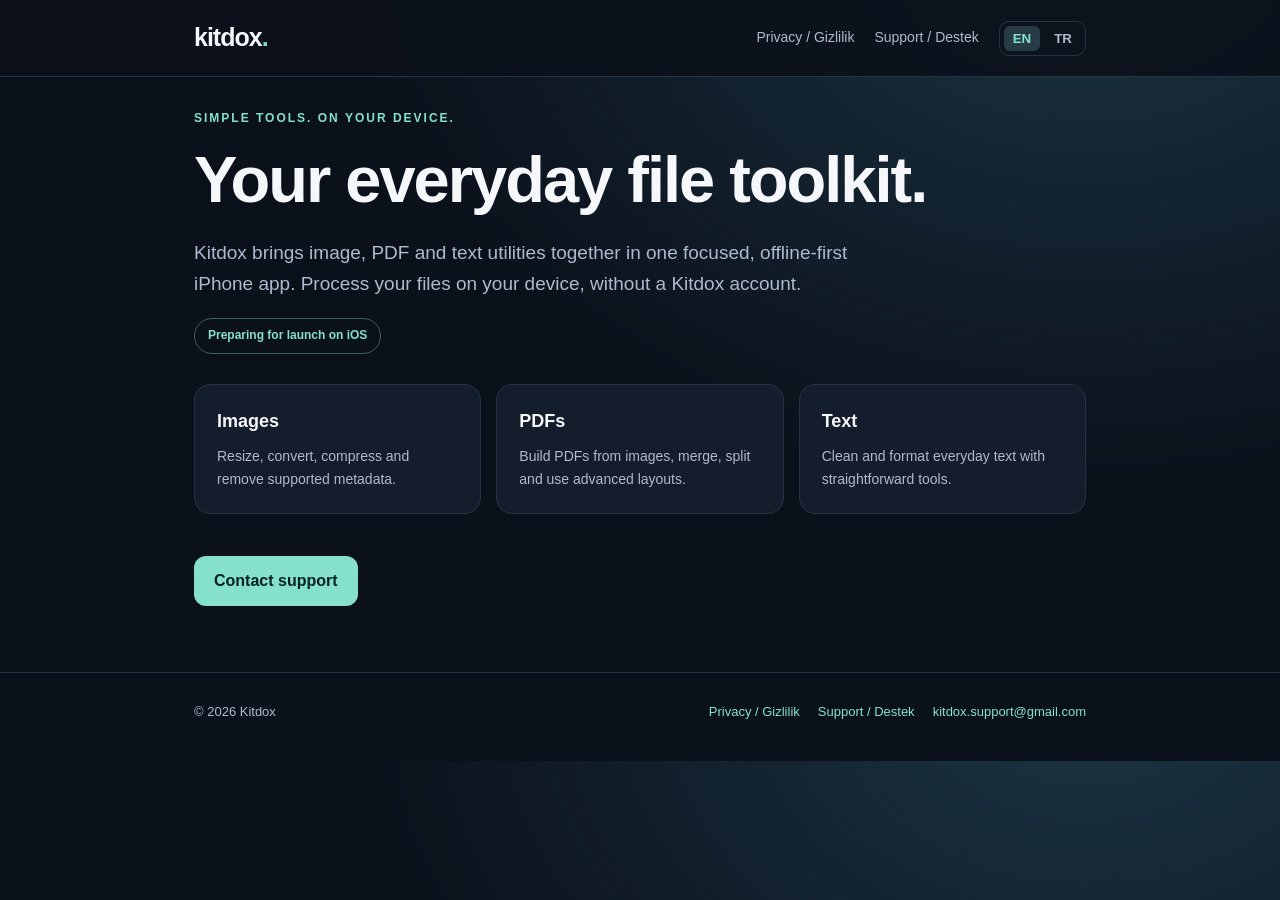
<file: index.html>
<!doctype html><html lang="en"><head><meta charset="utf-8"><meta name="viewport" content="width=device-width,initial-scale=1"><meta name="description" content="Kitdox — practical offline-first tools for images, documents and text."><title>Kitdox — Your everyday file toolkit</title><link rel="stylesheet" href="styles.css"><script defer src="site.js"></script></head><body><header class="nav"><div class="wrap nav-inner"><a class="brand" href="./">kitdox<span>.</span></a><nav class="links" aria-label="Main navigation"><a href="privacy.html">Privacy / Gizlilik</a><a href="support.html">Support / Destek</a><div class="langs" aria-label="Language"><button type="button" data-switch="en">EN</button><button type="button" data-switch="tr">TR</button></div></nav></div></header><main class="wrap"><section data-lang="en" class="hero"><div class="eyebrow">Simple tools. On your device.</div><h1>Your everyday file toolkit.</h1><p class="lead">Kitdox brings image, PDF and text utilities together in one focused, offline-first iPhone app. Process your files on your device, without a Kitdox account.</p><span class="pill">Preparing for launch on iOS</span><div class="cards"><div class="card"><h3>Images</h3><p>Resize, convert, compress and remove supported metadata.</p></div><div class="card"><h3>PDFs</h3><p>Build PDFs from images, merge, split and use advanced layouts.</p></div><div class="card"><h3>Text</h3><p>Clean and format everyday text with straightforward tools.</p></div></div><p><a class="cta" href="support.html">Contact support</a></p></section><section data-lang="tr" class="hero"><div class="eyebrow">Basit araçlar. Kendi cihazında.</div><h1>Günlük dosya araçların, tek yerde.</h1><p class="lead">Kitdox; görsel, PDF ve metin araçlarını çevrimdışı çalışmayı temel alan sade bir iPhone uygulamasında birleştirir. Dosyalarını kendi cihazında, Kitdox hesabı açmadan işlersin.</p><span class="pill">iOS yayınına hazırlanıyor</span><div class="cards"><div class="card"><h3>Görseller</h3><p>Boyutlandır, dönüştür, sıkıştır ve desteklenen metadata bilgilerini temizle.</p></div><div class="card"><h3>PDF'ler</h3><p>Görsellerden PDF oluştur, birleştir, böl ve gelişmiş düzenleri kullan.</p></div><div class="card"><h3>Metin</h3><p>Günlük metinleri basit araçlarla temizle ve düzenle.</p></div></div><p><a class="cta" href="support.html">Destekle iletişime geç</a></p></section></main><footer class="footer"><div class="wrap"><span>© 2026 Kitdox</span><div class="footer-links"><a href="privacy.html">Privacy / Gizlilik</a><a href="support.html">Support / Destek</a><a href="mailto:kitdox.support@gmail.com">kitdox.support@gmail.com</a></div></div></footer></body></html>
</file>
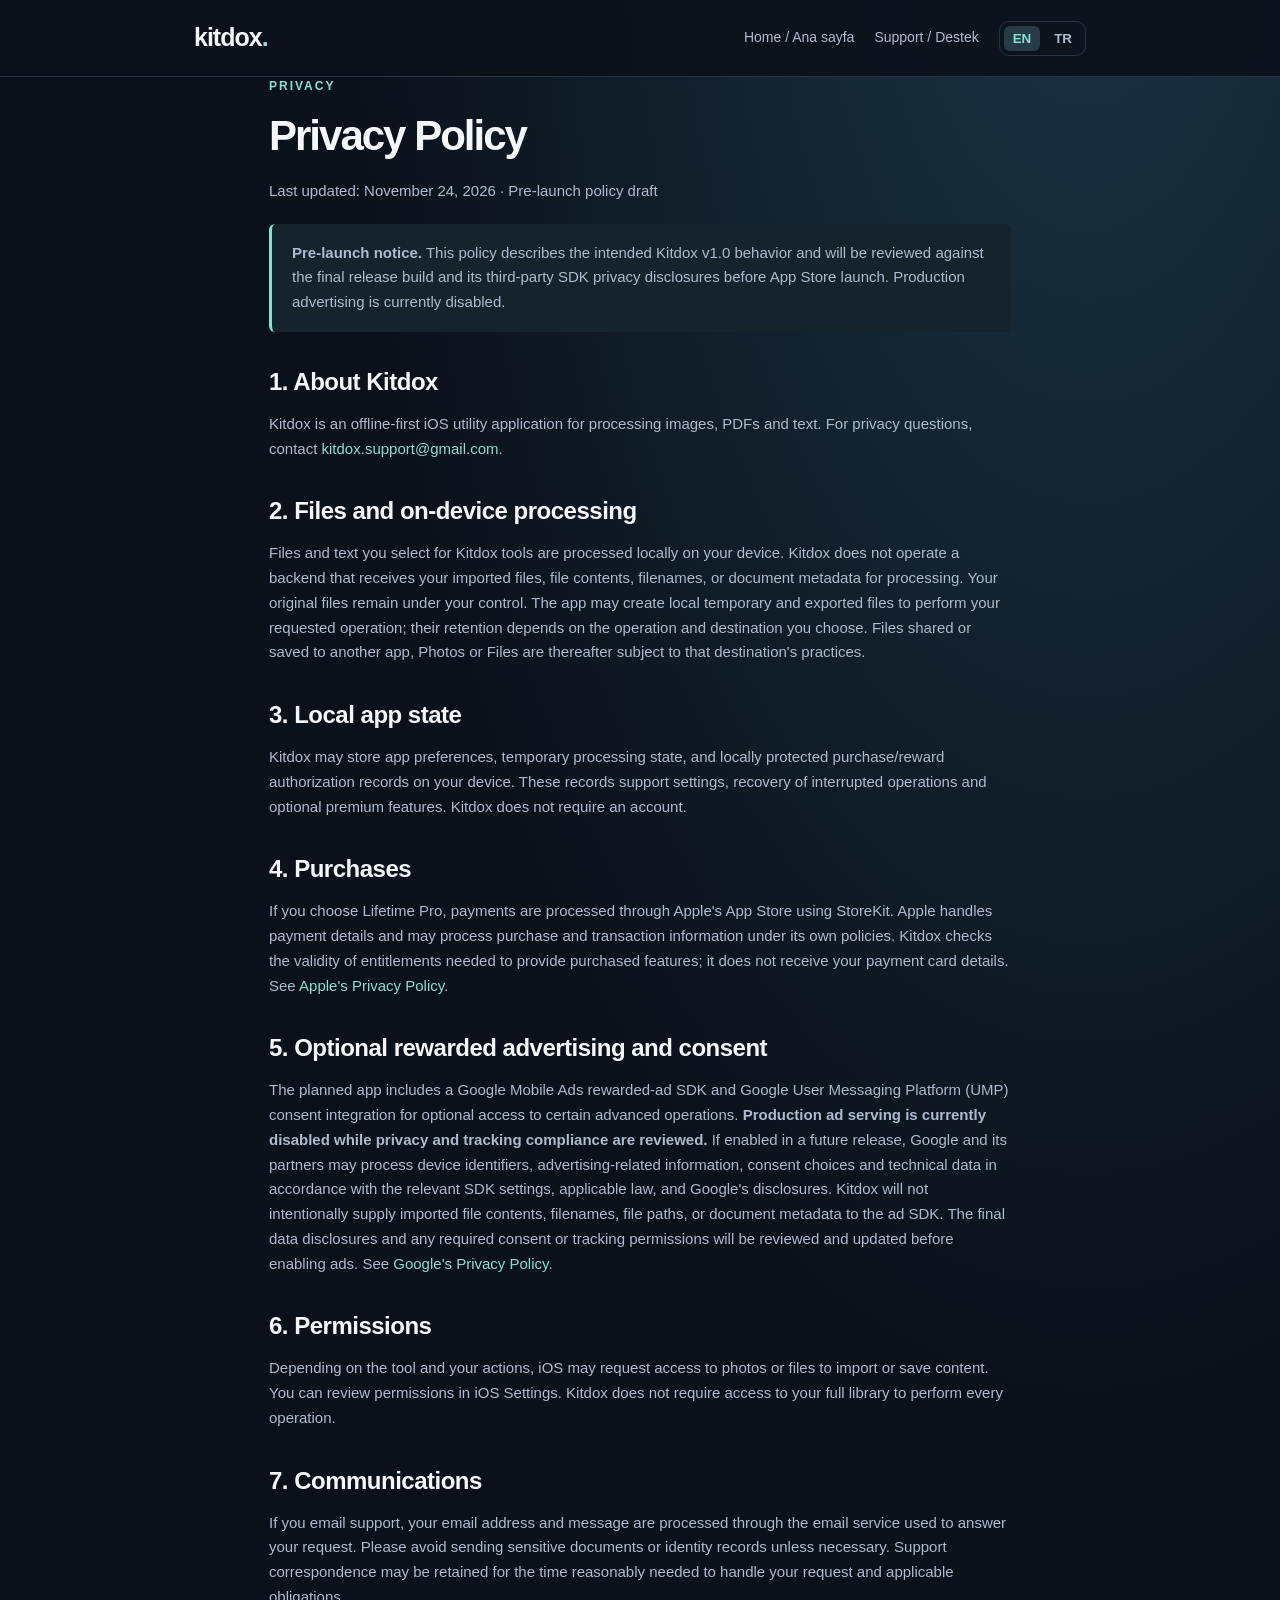
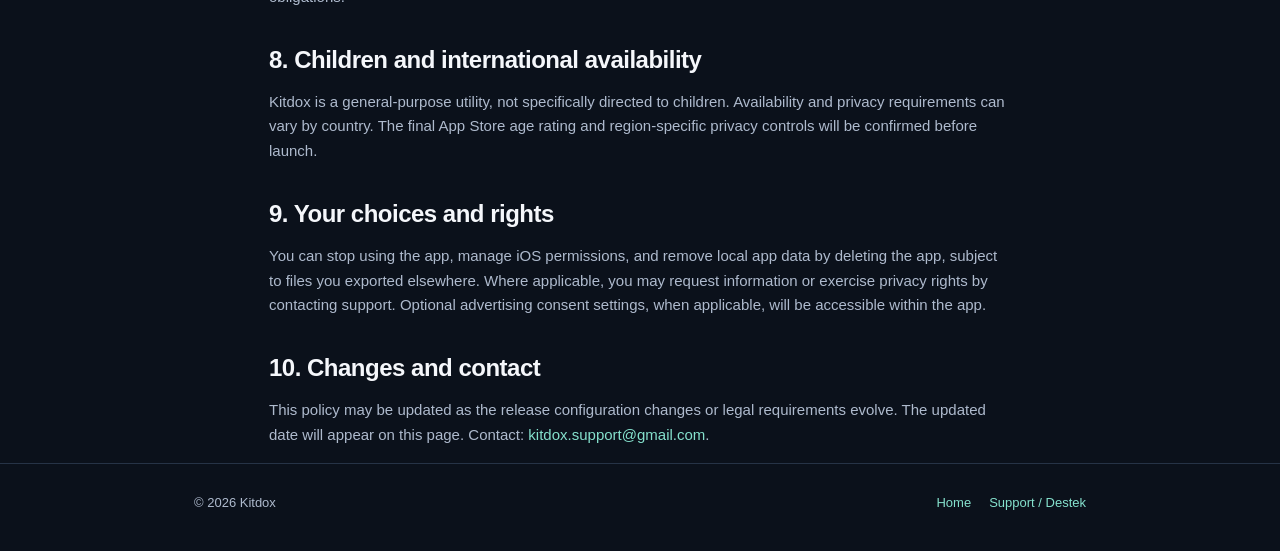
<file: privacy.html>
<!doctype html><html lang="en"><head><meta charset="utf-8"><meta name="viewport" content="width=device-width,initial-scale=1"><meta name="description" content="Kitdox privacy policy in English and Turkish."><title>Privacy Policy | Kitdox</title><link rel="stylesheet" href="styles.css"><script defer src="site.js"></script></head><body><header class="nav"><div class="wrap nav-inner"><a class="brand" href="./">kitdox<span>.</span></a><nav class="links" aria-label="Main navigation"><a href="./">Home / Ana sayfa</a><a href="support.html">Support / Destek</a><div class="langs"><button type="button" data-switch="en">EN</button><button type="button" data-switch="tr">TR</button></div></nav></div></header><main class="wrap doc"><article data-lang="en"><div class="eyebrow">Privacy</div><h1>Privacy Policy</h1><p class="small">Last updated: November 24, 2026 · Pre-launch policy draft</p><div class="notice"><p><strong>Pre-launch notice.</strong> This policy describes the intended Kitdox v1.0 behavior and will be reviewed against the final release build and its third-party SDK privacy disclosures before App Store launch. Production advertising is currently disabled.</p></div><h2>1. About Kitdox</h2><p>Kitdox is an offline-first iOS utility application for processing images, PDFs and text. For privacy questions, contact <a href="mailto:kitdox.support@gmail.com">kitdox.support@gmail.com</a>.</p><h2>2. Files and on-device processing</h2><p>Files and text you select for Kitdox tools are processed locally on your device. Kitdox does not operate a backend that receives your imported files, file contents, filenames, or document metadata for processing. Your original files remain under your control. The app may create local temporary and exported files to perform your requested operation; their retention depends on the operation and destination you choose. Files shared or saved to another app, Photos or Files are thereafter subject to that destination's practices.</p><h2>3. Local app state</h2><p>Kitdox may store app preferences, temporary processing state, and locally protected purchase/reward authorization records on your device. These records support settings, recovery of interrupted operations and optional premium features. Kitdox does not require an account.</p><h2>4. Purchases</h2><p>If you choose Lifetime Pro, payments are processed through Apple's App Store using StoreKit. Apple handles payment details and may process purchase and transaction information under its own policies. Kitdox checks the validity of entitlements needed to provide purchased features; it does not receive your payment card details. See <a href="https://www.apple.com/legal/privacy/">Apple's Privacy Policy</a>.</p><h2>5. Optional rewarded advertising and consent</h2><p>The planned app includes a Google Mobile Ads rewarded-ad SDK and Google User Messaging Platform (UMP) consent integration for optional access to certain advanced operations. <strong>Production ad serving is currently disabled while privacy and tracking compliance are reviewed.</strong> If enabled in a future release, Google and its partners may process device identifiers, advertising-related information, consent choices and technical data in accordance with the relevant SDK settings, applicable law, and Google's disclosures. Kitdox will not intentionally supply imported file contents, filenames, file paths, or document metadata to the ad SDK. The final data disclosures and any required consent or tracking permissions will be reviewed and updated before enabling ads. See <a href="https://policies.google.com/privacy">Google's Privacy Policy</a>.</p><h2>6. Permissions</h2><p>Depending on the tool and your actions, iOS may request access to photos or files to import or save content. You can review permissions in iOS Settings. Kitdox does not require access to your full library to perform every operation.</p><h2>7. Communications</h2><p>If you email support, your email address and message are processed through the email service used to answer your request. Please avoid sending sensitive documents or identity records unless necessary. Support correspondence may be retained for the time reasonably needed to handle your request and applicable obligations.</p><h2>8. Children and international availability</h2><p>Kitdox is a general-purpose utility, not specifically directed to children. Availability and privacy requirements can vary by country. The final App Store age rating and region-specific privacy controls will be confirmed before launch.</p><h2>9. Your choices and rights</h2><p>You can stop using the app, manage iOS permissions, and remove local app data by deleting the app, subject to files you exported elsewhere. Where applicable, you may request information or exercise privacy rights by contacting support. Optional advertising consent settings, when applicable, will be accessible within the app.</p><h2>10. Changes and contact</h2><p>This policy may be updated as the release configuration changes or legal requirements evolve. The updated date will appear on this page. Contact: <a href="mailto:kitdox.support@gmail.com">kitdox.support@gmail.com</a>.</p></article><article data-lang="tr"><div class="eyebrow">Gizlilik</div><h1>Gizlilik Politikası</h1><p class="small">Son güncelleme: 24 Kasım 2026 · Yayın öncesi taslak</p><div class="notice"><p><strong>Yayın öncesi bilgilendirme.</strong> Bu politika Kitdox v1.0 için planlanan çalışma biçimini açıklar. App Store yayınından önce son sürüm ve üçüncü taraf SDK gizlilik bildirimleriyle yeniden karşılaştırılacaktır. Üretim ortamında reklam gösterimi şu anda kapalıdır.</p></div><h2>1. Kitdox hakkında</h2><p>Kitdox; görselleri, PDF dosyalarını ve metinleri işlemek için hazırlanmış, çevrimdışı çalışmayı temel alan bir iOS uygulamasıdır. Gizlilik soruları için <a href="mailto:kitdox.support@gmail.com">kitdox.support@gmail.com</a> adresinden iletişime geçebilirsiniz.</p><h2>2. Dosyalar ve cihaz üzerinde işleme</h2><p>Kitdox araçlarına seçtiğiniz dosya ve metinler cihazınızda yerel olarak işlenir. Kitdox, işleme amacıyla içe aktardığınız dosyaları, içeriklerini, dosya adlarını veya belge üstverilerini alan bir sunucu altyapısı işletmez. Orijinal dosyalarınız sizin kontrolünüzde kalır. İstenen işlemin yürütülmesi için cihazda geçici ve dışa aktarılmış dosyalar oluşturulabilir; bunların saklanması işleminize ve seçtiğiniz hedefe bağlıdır. Başka uygulamalara, Fotoğraflar'a veya Dosyalar'a aktarılan içerikler ilgili hedefin uygulamalarına tabidir.</p><h2>3. Yerel uygulama verileri</h2><p>Kitdox tercihleri, geçici işlem durumlarını ve satın alma/ödül yetkilendirmesi için yerel korumalı kayıtları cihazınızda saklayabilir. Bu kayıtlar ayarlar, yarım kalan işlemlerin kurtarılması ve isteğe bağlı premium özellikler için kullanılır. Hesap açılması gerekmez.</p><h2>4. Satın almalar</h2><p>Lifetime Pro satın almayı seçerseniz ödeme Apple App Store ve StoreKit üzerinden gerçekleştirilir. Apple ödeme bilgilerini ve işlem verilerini kendi politikalarına göre işleyebilir. Kitdox satın alınan özelliklere erişimi doğrular; ödeme kartı bilgilerinizi almaz. Bkz. <a href="https://www.apple.com/legal/privacy/">Apple Gizlilik Politikası</a>.</p><h2>5. İsteğe bağlı ödüllü reklamlar ve rıza</h2><p>Planlanan uygulamada, belirli gelişmiş işlemlere isteğe bağlı erişim için Google Mobile Ads ödüllü reklam SDK'sı ve Google User Messaging Platform (UMP) rıza entegrasyonu bulunur. <strong>Takip ve gizlilik uyumluluğu incelenirken üretim ortamında reklam gösterimi kapalıdır.</strong> Gelecekte reklamlar etkinleştirilirse Google ve iş ortakları cihaz tanımlayıcıları, reklamlarla ilişkili bilgiler, rıza tercihleri ve teknik verileri ilgili SDK ayarlarına, geçerli hukuka ve Google açıklamalarına göre işleyebilir. Kitdox, içe aktarılan dosyaların içeriğini, adlarını, yollarını veya belge üstverilerini reklam SDK'sına bilerek iletmez. Reklamlar açılmadan önce nihai veri bildirimleri ve gerekli izinler gözden geçirilerek güncellenecektir. Bkz. <a href="https://policies.google.com/privacy">Google Gizlilik Politikası</a>.</p><h2>6. İzinler</h2><p>Kullandığınız araca ve yaptığınız işleme göre iOS fotoğraf veya dosya içe aktarmak/kaydetmek için izin isteyebilir. İzinleri iOS Ayarlar üzerinden yönetebilirsiniz. Her işlem için tüm fotoğraf arşivinize erişim gerekmez.</p><h2>7. İletişim</h2><p>Destek için e-posta gönderirseniz e-posta adresiniz ve mesajınız yanıt vermek amacıyla kullanılan e-posta hizmeti üzerinden işlenir. Gerekli olmadıkça hassas belge veya kimlik kaydı göndermeyin. Destek yazışmaları talebinizin karşılanması ve geçerli yükümlülükler için makul süre boyunca tutulabilir.</p><h2>8. Çocuklar ve ülkeler</h2><p>Kitdox genel amaçlı bir araç uygulamasıdır ve özellikle çocuklara yönelik değildir. Ülkelere göre gizlilik yükümlülükleri değişebilir. Nihai App Store yaş derecelendirmesi ve bölgesel gizlilik kontrolleri yayından önce doğrulanacaktır.</p><h2>9. Seçimleriniz ve haklarınız</h2><p>Uygulamayı kullanmayı bırakabilir, iOS izinlerini yönetebilir ve başka yere aktardığınız dosyalar hariç cihazdaki uygulama verilerini uygulamayı silerek kaldırabilirsiniz. Geçerli olduğunda bilgi talep edebilir veya gizlilik haklarınız için destek adresine yazabilirsiniz. İlgili olduğunda isteğe bağlı reklam rızası ayarlarına uygulama içinden erişilebilecektir.</p><h2>10. Değişiklikler ve iletişim</h2><p>Yayın yapılandırması veya hukuki gereklilikler değiştikçe bu politika güncellenebilir. Güncelleme tarihi bu sayfada gösterilir. İletişim: <a href="mailto:kitdox.support@gmail.com">kitdox.support@gmail.com</a>.</p></article></main><footer class="footer"><div class="wrap"><span>© 2026 Kitdox</span><div class="footer-links"><a href="./">Home</a><a href="support.html">Support / Destek</a></div></div></footer></body></html>
</file>
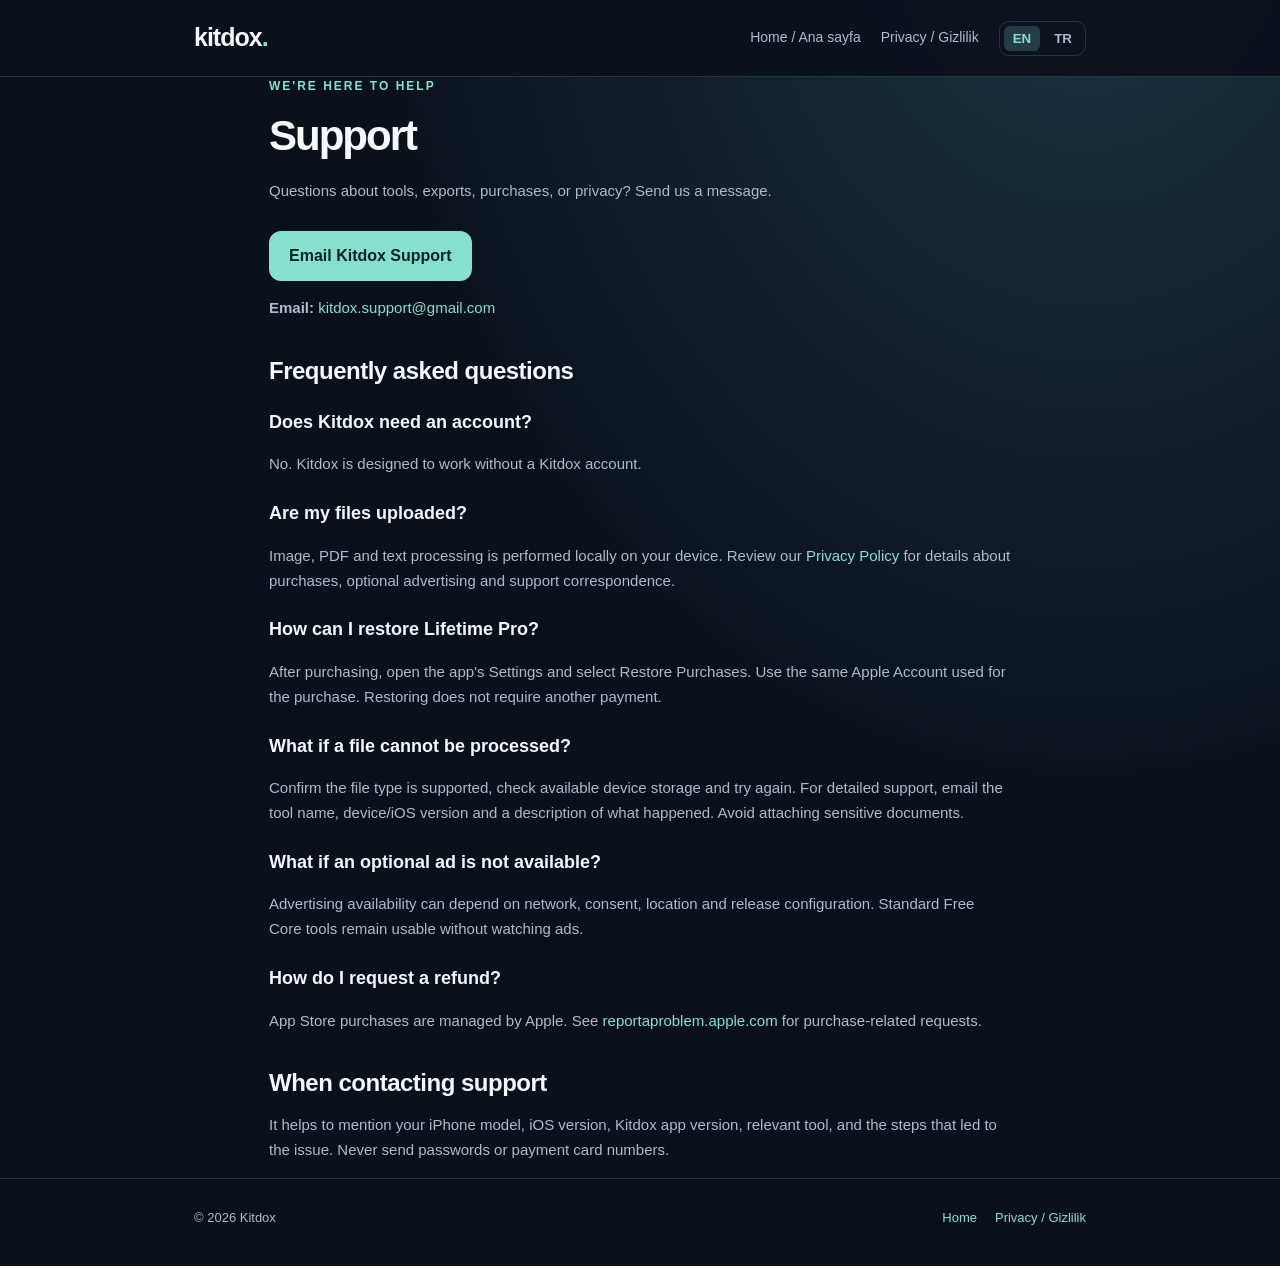
<file: support.html>
<!doctype html><html lang="en"><head><meta charset="utf-8"><meta name="viewport" content="width=device-width,initial-scale=1"><meta name="description" content="Contact Kitdox support and find common troubleshooting steps."><title>Support | Kitdox</title><link rel="stylesheet" href="styles.css"><script defer src="site.js"></script></head><body><header class="nav"><div class="wrap nav-inner"><a class="brand" href="./">kitdox<span>.</span></a><nav class="links"><a href="./">Home / Ana sayfa</a><a href="privacy.html">Privacy / Gizlilik</a><div class="langs"><button type="button" data-switch="en">EN</button><button type="button" data-switch="tr">TR</button></div></nav></div></header><main class="wrap doc"><article data-lang="en"><div class="eyebrow">We're here to help</div><h1>Support</h1><p class="lead">Questions about tools, exports, purchases, or privacy? Send us a message.</p><a class="cta" href="mailto:kitdox.support@gmail.com?subject=Kitdox%20Support">Email Kitdox Support</a><p><strong>Email:</strong> <a href="mailto:kitdox.support@gmail.com">kitdox.support@gmail.com</a></p><h2>Frequently asked questions</h2><h3>Does Kitdox need an account?</h3><p>No. Kitdox is designed to work without a Kitdox account.</p><h3>Are my files uploaded?</h3><p>Image, PDF and text processing is performed locally on your device. Review our <a href="privacy.html">Privacy Policy</a> for details about purchases, optional advertising and support correspondence.</p><h3>How can I restore Lifetime Pro?</h3><p>After purchasing, open the app's Settings and select Restore Purchases. Use the same Apple Account used for the purchase. Restoring does not require another payment.</p><h3>What if a file cannot be processed?</h3><p>Confirm the file type is supported, check available device storage and try again. For detailed support, email the tool name, device/iOS version and a description of what happened. Avoid attaching sensitive documents.</p><h3>What if an optional ad is not available?</h3><p>Advertising availability can depend on network, consent, location and release configuration. Standard Free Core tools remain usable without watching ads.</p><h3>How do I request a refund?</h3><p>App Store purchases are managed by Apple. See <a href="https://reportaproblem.apple.com/">reportaproblem.apple.com</a> for purchase-related requests.</p><h2>When contacting support</h2><p>It helps to mention your iPhone model, iOS version, Kitdox app version, relevant tool, and the steps that led to the issue. Never send passwords or payment card numbers.</p></article><article data-lang="tr"><div class="eyebrow">Yardım için buradayız</div><h1>Destek</h1><p class="lead">Araçlar, dosya aktarma, satın almalar veya gizlilik hakkında soruların mı var? Bize yazabilirsin.</p><a class="cta" href="mailto:kitdox.support@gmail.com?subject=Kitdox%20Destek">Kitdox Destek'e Yaz</a><p><strong>E-posta:</strong> <a href="mailto:kitdox.support@gmail.com">kitdox.support@gmail.com</a></p><h2>Sık sorulan sorular</h2><h3>Kitdox hesabı açmam gerekir mi?</h3><p>Hayır. Kitdox, kullanıcı hesabı olmadan çalışacak şekilde tasarlanmıştır.</p><h3>Dosyalarım sunucuya yükleniyor mu?</h3><p>Görsel, PDF ve metin işlemleri cihazınızda yerel olarak gerçekleştirilir. Satın almalar, isteğe bağlı reklamlar ve destek yazışmaları hakkında ayrıntılar için <a href="privacy.html">Gizlilik Politikası</a>'na bakın.</p><h3>Lifetime Pro satın almamı nasıl geri yüklerim?</h3><p>Satın alma sonrasında uygulamadaki Ayarlar bölümünden Satın Almaları Geri Yükle seçeneğine dokunun. Satın alırken kullandığınız Apple hesabını kullanın. Geri yükleme için tekrar ödeme gerekmez.</p><h3>Bir dosya işlenmiyorsa ne yapmalıyım?</h3><p>Dosya türünün desteklendiğini ve cihazda yeterli boş alan olduğunu kontrol edip tekrar deneyin. Destek için kullanılan aracın adını, cihaz/iOS sürümünü ve yaşanan sorunu yazabilirsiniz. Hassas belgeleri eklemekten kaçının.</p><h3>İsteğe bağlı reklam kullanılamıyorsa?</h3><p>Reklam kullanılabilirliği bağlantı, rıza, bölge ve yayın yapılandırmasına göre değişebilir. Standart ücretsiz araçlar reklam izlemeden kullanılabilir.</p><h3>İade talebi nasıl oluşturulur?</h3><p>App Store satın almaları Apple tarafından yönetilir. Satın almayla ilgili talepler için <a href="https://reportaproblem.apple.com/">reportaproblem.apple.com</a> adresini kullanabilirsiniz.</p><h2>Destek isterken</h2><p>iPhone modelini, iOS sürümünü, Kitdox uygulama sürümünü, ilgili aracı ve hatayı oluşturan adımları paylaşman faydalı olur. Şifreni veya ödeme kartı bilgilerini gönderme.</p></article></main><footer class="footer"><div class="wrap"><span>© 2026 Kitdox</span><div class="footer-links"><a href="./">Home</a><a href="privacy.html">Privacy / Gizlilik</a></div></div></footer></body></html>
</file>
<file: styles.css>
:root{color-scheme:dark;--bg:#0b111b;--panel:#141d2b;--text:#f5f7fb;--muted:#aebacd;--line:#263346;--accent:#85e1cd;--accent-text:#06231f}*{box-sizing:border-box}html{scroll-behavior:smooth}body{margin:0;background:radial-gradient(ellipse at 85% -10%,#1b3544 0,transparent 48%),var(--bg);color:var(--text);font:16px/1.65 -apple-system,BlinkMacSystemFont,"Segoe UI",sans-serif}a{color:var(--accent);text-decoration:none}a:hover{text-decoration:underline}.wrap{max-width:940px;margin:auto;padding:0 24px}.nav{border-bottom:1px solid var(--line);background:#0b111bea}.nav-inner{display:flex;align-items:center;justify-content:space-between;gap:20px;min-height:76px;flex-wrap:wrap}.brand{font-size:25px;letter-spacing:-1px;font-weight:800;color:var(--text)}.brand span{color:var(--accent)}.links{display:flex;align-items:center;gap:20px;flex-wrap:wrap}.links a{color:var(--muted);font-size:14px}.links a:hover,.links a[aria-current=page]{color:var(--text)}.langs{display:flex;gap:5px;padding:4px;border:1px solid var(--line);border-radius:10px}.langs button{background:transparent;border:0;color:var(--muted);padding:5px 9px;border-radius:6px;cursor:pointer;font-weight:700}.langs button.active{background:#273b47;color:var(--accent)}main{padding:64px 0 90px}.hero{padding:32px 0 50px}.eyebrow{color:var(--accent);font-size:12px;font-weight:800;letter-spacing:2px;text-transform:uppercase}h1{font-size:clamp(38px,7vw,65px);line-height:1.12;letter-spacing:-2px;margin:15px 0 20px}h2{font-size:24px;line-height:1.25;margin:35px 0 12px;letter-spacing:-.5px}h3{font-size:18px;margin:22px 0 5px}p,li{color:var(--muted)}.lead{font-size:19px;max-width:710px}.pill{display:inline-flex;border:1px solid #3b635c;color:var(--accent);padding:7px 13px;border-radius:30px;font-size:12px;font-weight:700}.cards{display:grid;grid-template-columns:repeat(3,minmax(0,1fr));gap:15px;margin:30px 0}.card{background:var(--panel);border:1px solid var(--line);padding:22px;border-radius:16px}.card h3{margin:0 0 8px}.card p{margin:0;font-size:14px}.cta{display:inline-block;background:var(--accent);color:var(--accent-text);border-radius:12px;padding:12px 20px;font-weight:800;margin-top:12px}.cta:hover{background:#a4f4e3;text-decoration:none}.doc{max-width:790px}.doc h1{font-size:42px}.doc p,.doc li{font-size:15px}.doc ul{padding-left:22px}.small{font-size:13px;color:var(--muted)}.notice{padding:17px 20px;background:#14232c;border-left:3px solid var(--accent);border-radius:6px;margin:20px 0}.notice p{margin:0}.footer{border-top:1px solid var(--line);padding:28px 0 38px;color:var(--muted);font-size:13px}.footer .wrap{display:flex;justify-content:space-between;gap:16px;flex-wrap:wrap}.footer-links{display:flex;gap:18px;flex-wrap:wrap}[data-lang]{display:none}[data-lang].visible{display:block}@media(max-width:700px){.cards{grid-template-columns:1fr}.nav-inner{padding-top:13px;padding-bottom:13px}.links{gap:12px}main{padding-top:38px}.hero{padding-top:10px}.doc h1{font-size:34px}}
</file>
